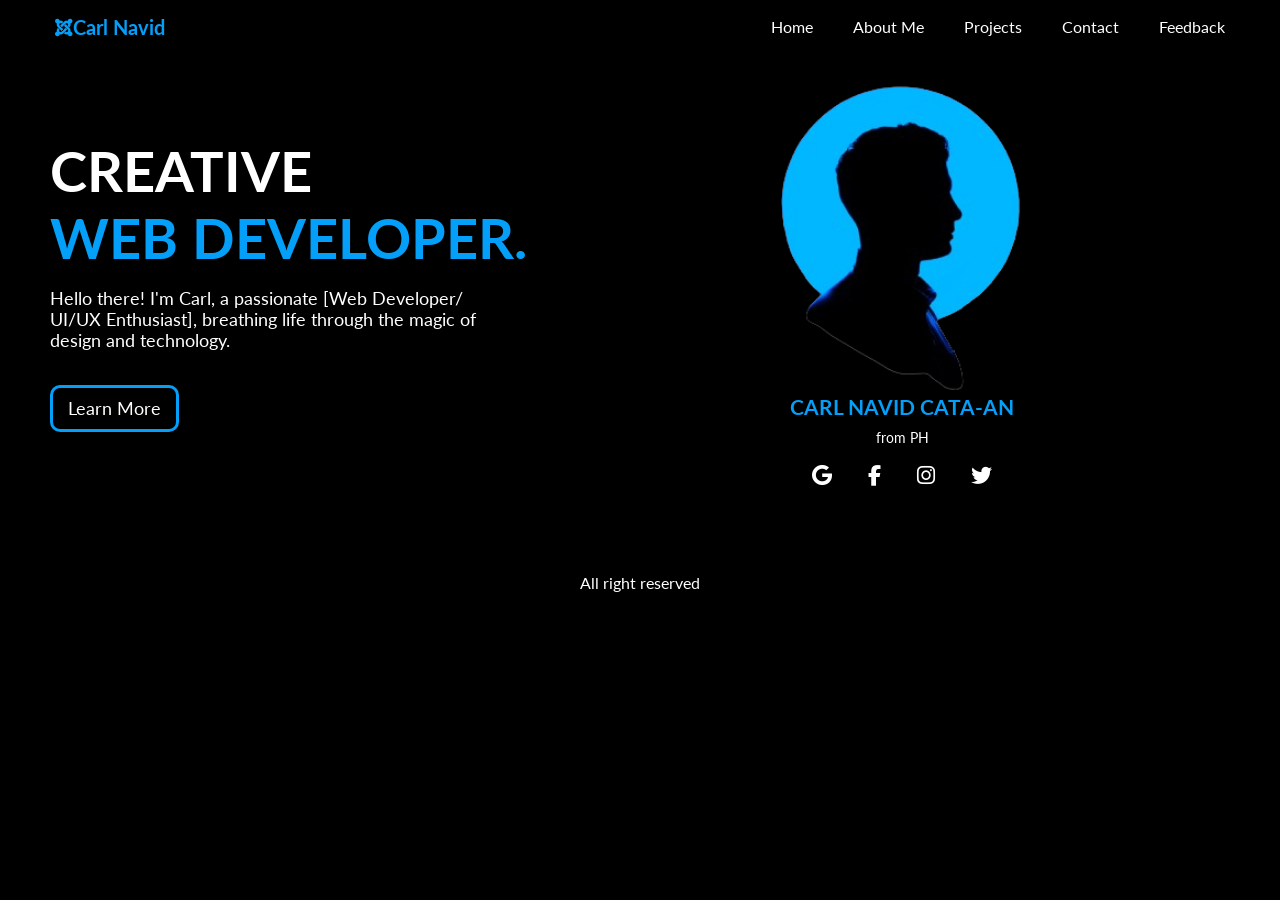
<file: index.html>
<!DOCTYPE html>
<html lang="en">
<head>
    <meta charset="UTF-8">
    <meta name="viewport" content="width=device-width, initial-scale=1.0">
    <title>Portfolio</title>
    <link rel="icon" href="img/bg.png">
    <link rel="stylesheet" href="home.css">
    <link rel="stylesheet" href="https://cdnjs.cloudflare.com/ajax/libs/font-awesome/6.5.1/css/all.min.css">
    <link rel="preconnect" href="https://fonts.googleapis.com">
    <link rel="preconnect" href="https://fonts.gstatic.com" crossorigin>
    <link href="https://fonts.googleapis.com/css2?family=Lato:wght@400;700;900&display=swap" rel="stylesheet">
</head>
<body>
    <header>
        <div class="logo">
            <a href="home.html"><i class="fa-brands fa-joomla"></i>Carl Navid</a>
        </div>
        <nav>
            <ul class="nav-links">
                <li><a href="home.html">Home</a></li>
                <li><a href="about.html">About Me</a></li>
                <li><a href="projects.html">Projects</a></li>
                <li><a href="contacts.html">Contact</a></li>
                <li><a href="feedback.html">Feedback</a></li>
            </ul>
            <div class="burger" onclick="toggleMenu()">
                <i class="fa-solid fa-bars"></i>
            </div>
        </nav>
    </header>
    <div class="container">
        <div class="col-left">
            <h1>CREATIVE <br><span>WEB DEVELOPER.</span></h1><br>
            <p>Hello there! I'm Carl, a passionate [Web Developer/ <br> UI/UX Enthusiast], breathing life through the magic of<br>design and technology.</p>
            <br><br>
            <a href="about.html"><button class="button">Learn More</button></a>
        </div>

        <div class="col-right">
            <div class="content">
                <img src="img/bg.png" id="bg-logo" alt="This is a logo">
                <h2>CARL NAVID CATA-AN</h2>
                <p>from PH</p>
                <div class="logos">
                    <a href="https://mail.google.com/mail/u/0/#inbox"><i class="fa-brands fa-google"></i></a>
                    <a href="https://www.facebook.com/carlnavid.cataan.5"><i class="fa-brands fa-facebook-f"></i></a></i>
                    <a href="https://www.instagram.com/"><i class="fa-brands fa-instagram"></i></a></i>
                    <a href="https://twitter.com/home"><i class="fa-brands fa-twitter"></i></a></i>
                </div>
            </div>
        </div>
    </div>

    <p id="bot">All right reserved</p>
    <script src="burger.js"defer></script>
</body>
</html>
</file>
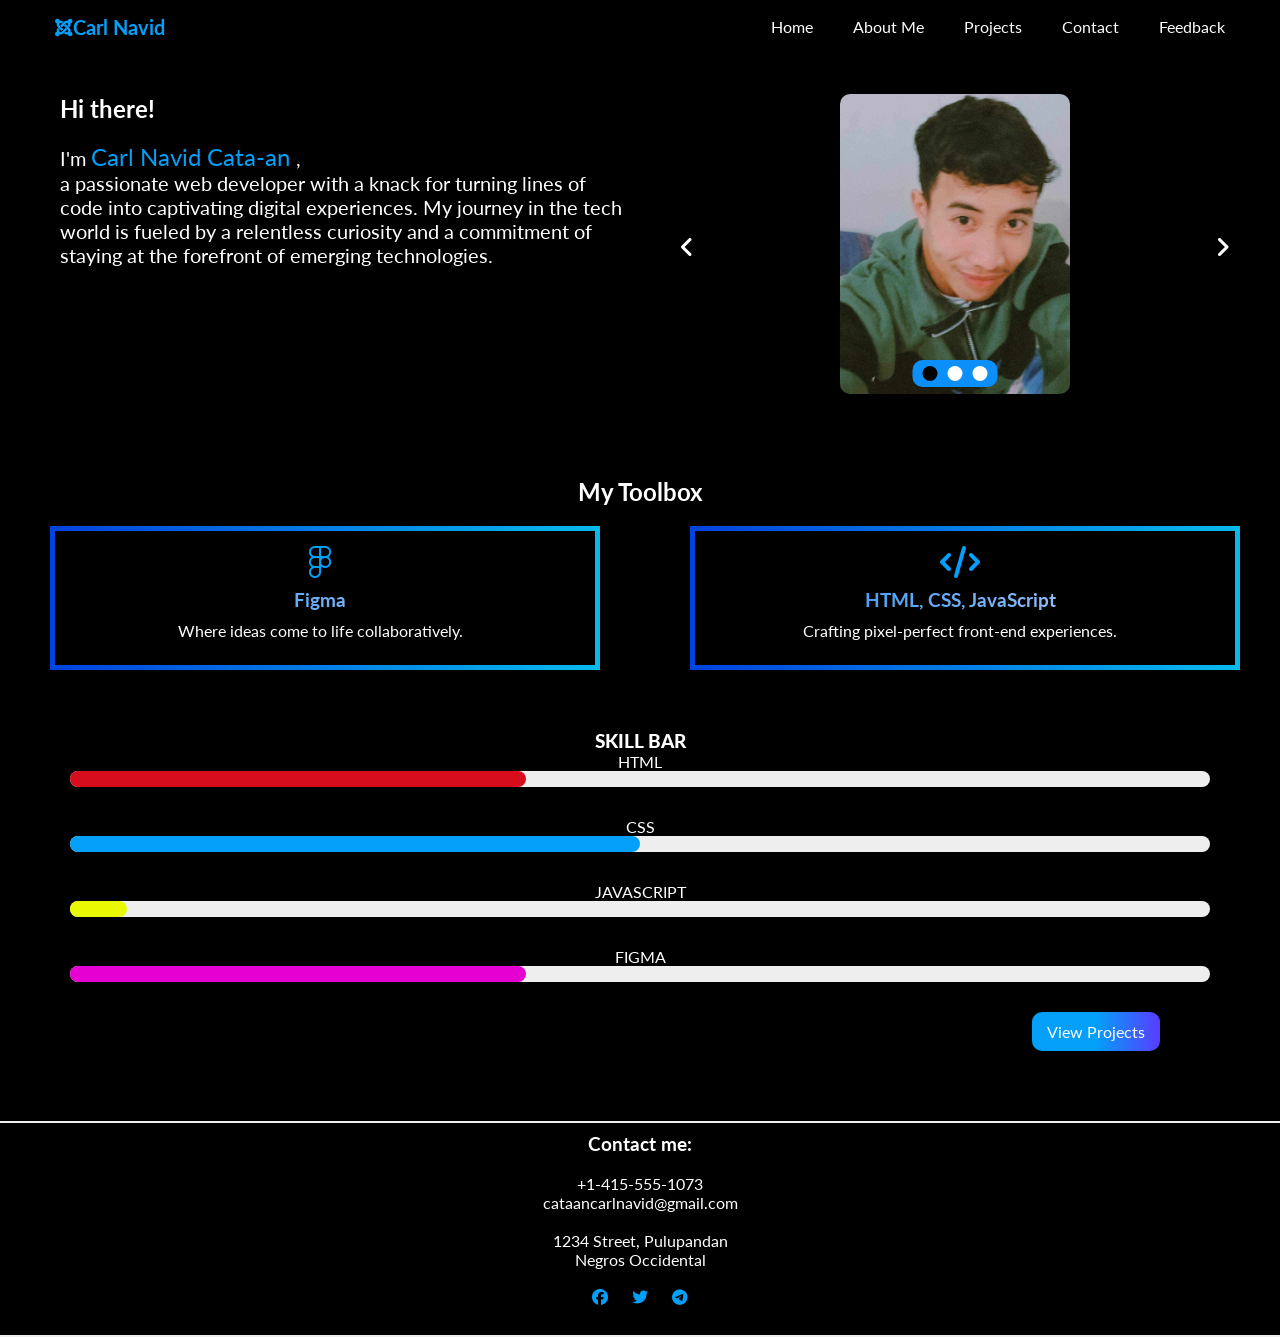
<file: about.html>
<!DOCTYPE html>
<html lang="en">
<head>
    <meta charset="UTF-8">
    <meta name="viewport" content="width=device-width, initial-scale=1.0">
    <title>Portfolio</title>
    <link rel="icon" href="img/bg.png">
    <link rel="stylesheet" href="about.css">
    <link rel="stylesheet" href="https://cdnjs.cloudflare.com/ajax/libs/font-awesome/6.5.1/css/all.min.css">
    <link rel="preconnect" href="https://fonts.googleapis.com">
    <link rel="preconnect" href="https://fonts.gstatic.com" crossorigin>
    <link href="https://fonts.googleapis.com/css2?family=Lato:wght@400;700;900&display=swap" rel="stylesheet">


</head>
<body>
    <header>
        <div class="logo">
            <a href="home.html"><i class="fa-brands fa-joomla"></i>Carl Navid</a>
        </div>
        <nav>
            <ul class="nav-links">
                <li><a href="index.html">Home</a></li>
                <li><a href="about.html">About Me</a></li>
                <li><a href="projects.html">Projects</a></li>
                <li><a href="contacts.html">Contact</a></li>
                <li><a href="feedback.html">Feedback</a></li>
            </ul>
            <div class="burger" onclick="toggleMenu()">
                <i class="fa-solid fa-bars"></i>
            </div>
        </nav>
    </header>


    <div class="container">
        <div class="col-left">
            <h3>Hi there!</h3><br>
            <p>I'm <span>Carl Navid Cata-an </span>,<br> a passionate web developer with a knack for turning lines of code into captivating digital experiences. My journey in the tech world is fueled by a relentless curiosity and a commitment of staying at the forefront of emerging technologies.</p>
        </div>
        <div class="col-right">
            <div class="carousel-container">
                <div class="carousel-slide">
                    <img src="img/pic1.jpg" alt="Image 1">
                </div>
                <div class="carousel-slide">
                    <img src="img/pic2.jpg" alt="Image 2">
                </div>
                <div class="carousel-slide">
                    <img src="img/pic.png" alt="Image 3">
                </div>
        
                <button class="prev" onclick="plusSlides(-1)"><i class="fa-solid fa-angle-left"></i></button>
                <button class="next" onclick="plusSlides(1)"><i class="fa-solid fa-angle-right"></i></button>
        
                <div class="pagination">
                    <span class="dot" onclick="currentSlide(1)"></span>
                    <span class="dot" onclick="currentSlide(2)"></span>
                    <span class="dot" onclick="currentSlide(3)"></span>
                </div>
            </div>
        </div>
    </div>

    <div class="toolbox">
        <h2>My Toolbox</h2>
        <div class="tools">
            <div class="tool fig-tool">
                <i class="fa-brands fa-figma"></i>
                <h3>Figma</h3>
                <p>Where ideas come to life collaboratively.</p>
            </div>
            <div class="tool">
                <i class="fa-solid fa-code"></i>
                <h3>HTML, CSS, JavaScript</h3>
                <p>Crafting pixel-perfect front-end experiences.</p>
            </div>
        </div>
    </div>


    <div class="skillbar">
        <h3>SKILL BAR</h3>
        <div class="bar" id="bar1">
            <label for="html">HTML</label>
            <progress id="html" value="40" max="100">80%</progress>
        </div>
        <div class="bar" id="bar2">
            <label for="css">CSS</label>
            <progress id="css" value="50" max="100">80%</progress>
        </div>

        <div class="bar" id="bar3"> 
            <label for="js">JAVASCRIPT</label>
            <progress id="js" value="5" max="100">80%</progress>
        </div>

        <div class="bar" id="bar4">
            <label for="figma">FIGMA</label>
            <progress id="figma" value="40" max="100">80%</progress>
        </div>
        <a href="projects.html" id="btn" >View Projects</a>
    </div>

    
    <footer class="footer">
        <h3>Contact me:</h3><br>
        <p>+1-415-555-1073</p>
        <p>cataancarlnavid@gmail.com</p><br>
        <p>1234 Street, Pulupandan</p>
        <p>Negros Occidental</p>
        <div class="logo">
            <i class="fa-brands fa-facebook"></i>
            <i class="fa-brands fa-twitter"></i>
            <i class="fa-brands fa-telegram"></i>
        </div>
        
    </footer>
    <script src="burger.js" defer></script>


    <script>
        let currentSlideIndex = 1;
    
        function showSlides(n) {
            let i;
            let slides = document.getElementsByClassName("carousel-slide");
            let dots = document.getElementsByClassName("dot");
    
            if (n > slides.length) {
                currentSlideIndex = 1;
            }
    
            if (n < 1) {
                currentSlideIndex = slides.length;
            }
    
            for (i = 0; i < slides.length; i++) {
                slides[i].style.display = "none";
            }
    
            for (i = 0; i < dots.length; i++) {
                dots[i].className = dots[i].className.replace(" active", "");
            }
    
            slides[currentSlideIndex - 1].style.display = "block";
            dots[currentSlideIndex - 1].className += " active";
        }
    
        function plusSlides(n) {
            showSlides(currentSlideIndex += n);
        }
    
        function currentSlide(n) {
            showSlides(currentSlideIndex = n);
        }
    
        // Automatically slide every 2 seconds
        setInterval(function () {
            plusSlides(1);
        }, 2000);
    
        // Initialize the carousel
        showSlides(currentSlideIndex);
    </script>
    
</body>
</html>
</file>
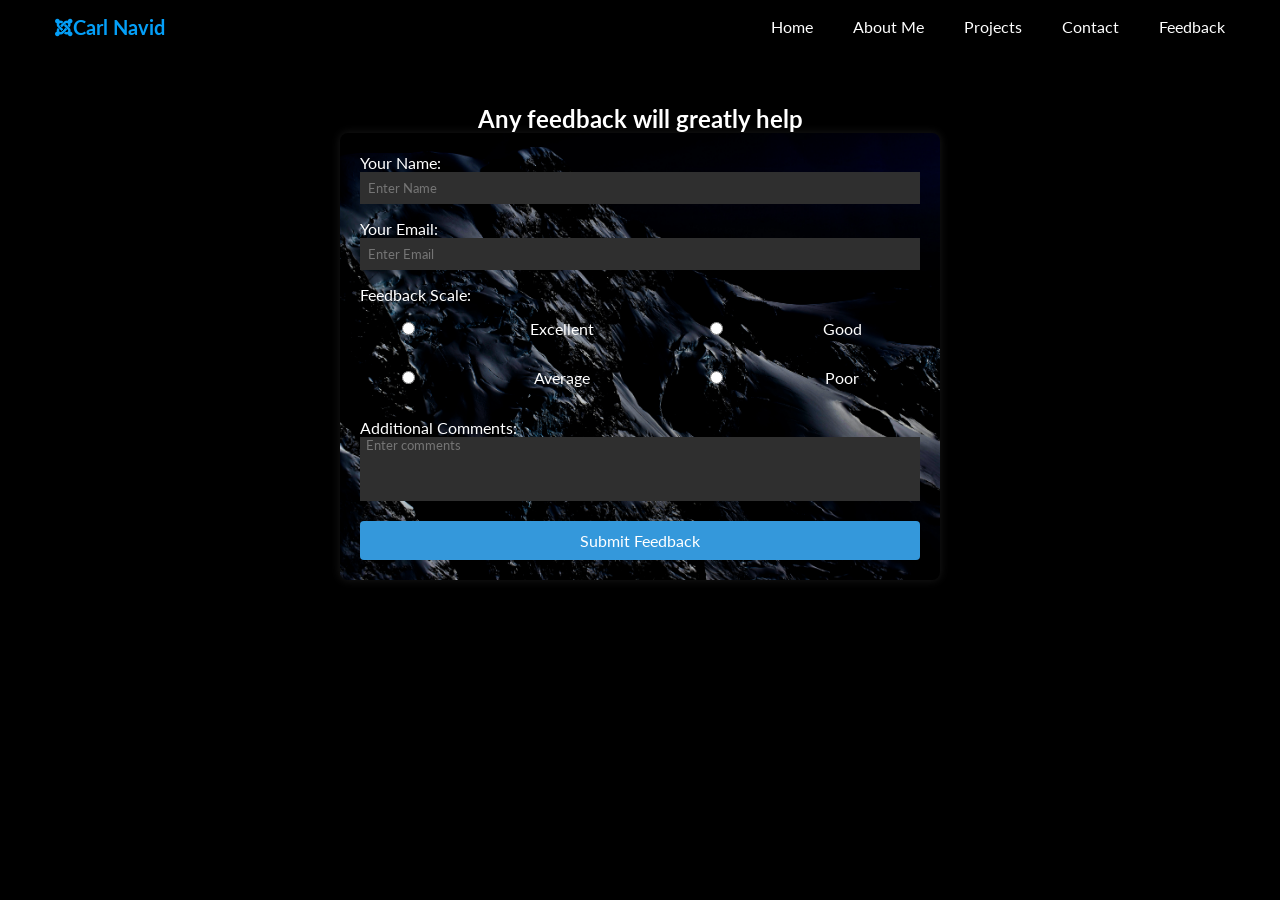
<file: feedback.html>
<!DOCTYPE html>
<html lang="en">
<head>
    <meta charset="UTF-8">
    <meta name="viewport" content="width=device-width, initial-scale=1.0">
    <title>Portfolio</title>
    <link rel="icon" href="img/bg.png">
    <link rel="stylesheet" href="feedback.css">
    <link rel="stylesheet" href="https://cdnjs.cloudflare.com/ajax/libs/font-awesome/6.5.1/css/all.min.css">
    <link rel="preconnect" href="https://fonts.googleapis.com">
    <link rel="preconnect" href="https://fonts.gstatic.com" crossorigin>
    <link href="https://fonts.googleapis.com/css2?family=Lato:wght@400;700;900&display=swap" rel="stylesheet">
</head>
<body>
    <header>
        <div class="logo">
            <a href="home.html"><i class="fa-brands fa-joomla"></i>Carl Navid</a>
        </div>
        <nav>
            <ul class="nav-links">
                <li><a href="index.html">Home</a></li>
                <li><a href="about.html">About Me</a></li>
                <li><a href="projects.html">Projects</a></li>
                <li><a href="contacts.html">Contact</a></li>
                <li><a href="feedback.html">Feedback</a></li>
            </ul>
            <div class="burger" onclick="toggleMenu()">
                <i class="fa-solid fa-bars"></i>
            </div>
        </nav>
    </header>
    <div class="container">
        <h2>Any feedback will greatly help</h2>
        <form action="submit_feedback.php" method="post">
            <label for="name">Your Name:</label>
            <input type="text" id="name" name="name" placeholder="Enter Name">
    
            <label for="email">Your Email:</label>
            <input type="email" id="email" name="email" placeholder="Enter Email">
    
            <label for="feedback">Feedback Scale:</label>
            <table>
                <tr>
                    <td><input type="radio" id="excellent" name="feedback" value="excellent"></td>
                    <td><label for="excellent">Excellent</label></td>
    
                    <td><input type="radio" id="good" name="feedback" value="good"></td>
                    <td><label for="good">Good</label></td>
                </tr>
    
                <tr>
                    <td><input type="radio" id="average" name="feedback" value="average"></td>
                    <td><label for="average">Average</label></td>
    
                    <td><input type="radio" id="poor" name="feedback" value="poor"></td>
                    <td><label for="poor">Poor</label></td>
                </tr>
            </table>
    
            <label for="comments">Additional Comments:</label>
            <textarea id="comments" name="comments" rows="4" placeholder="  Enter comments"></textarea>
    
            <button type="submit">Submit Feedback</button>
        </form>
    </div>



    <script src="burger.js"defer></script>
</body>
</html>
</file>
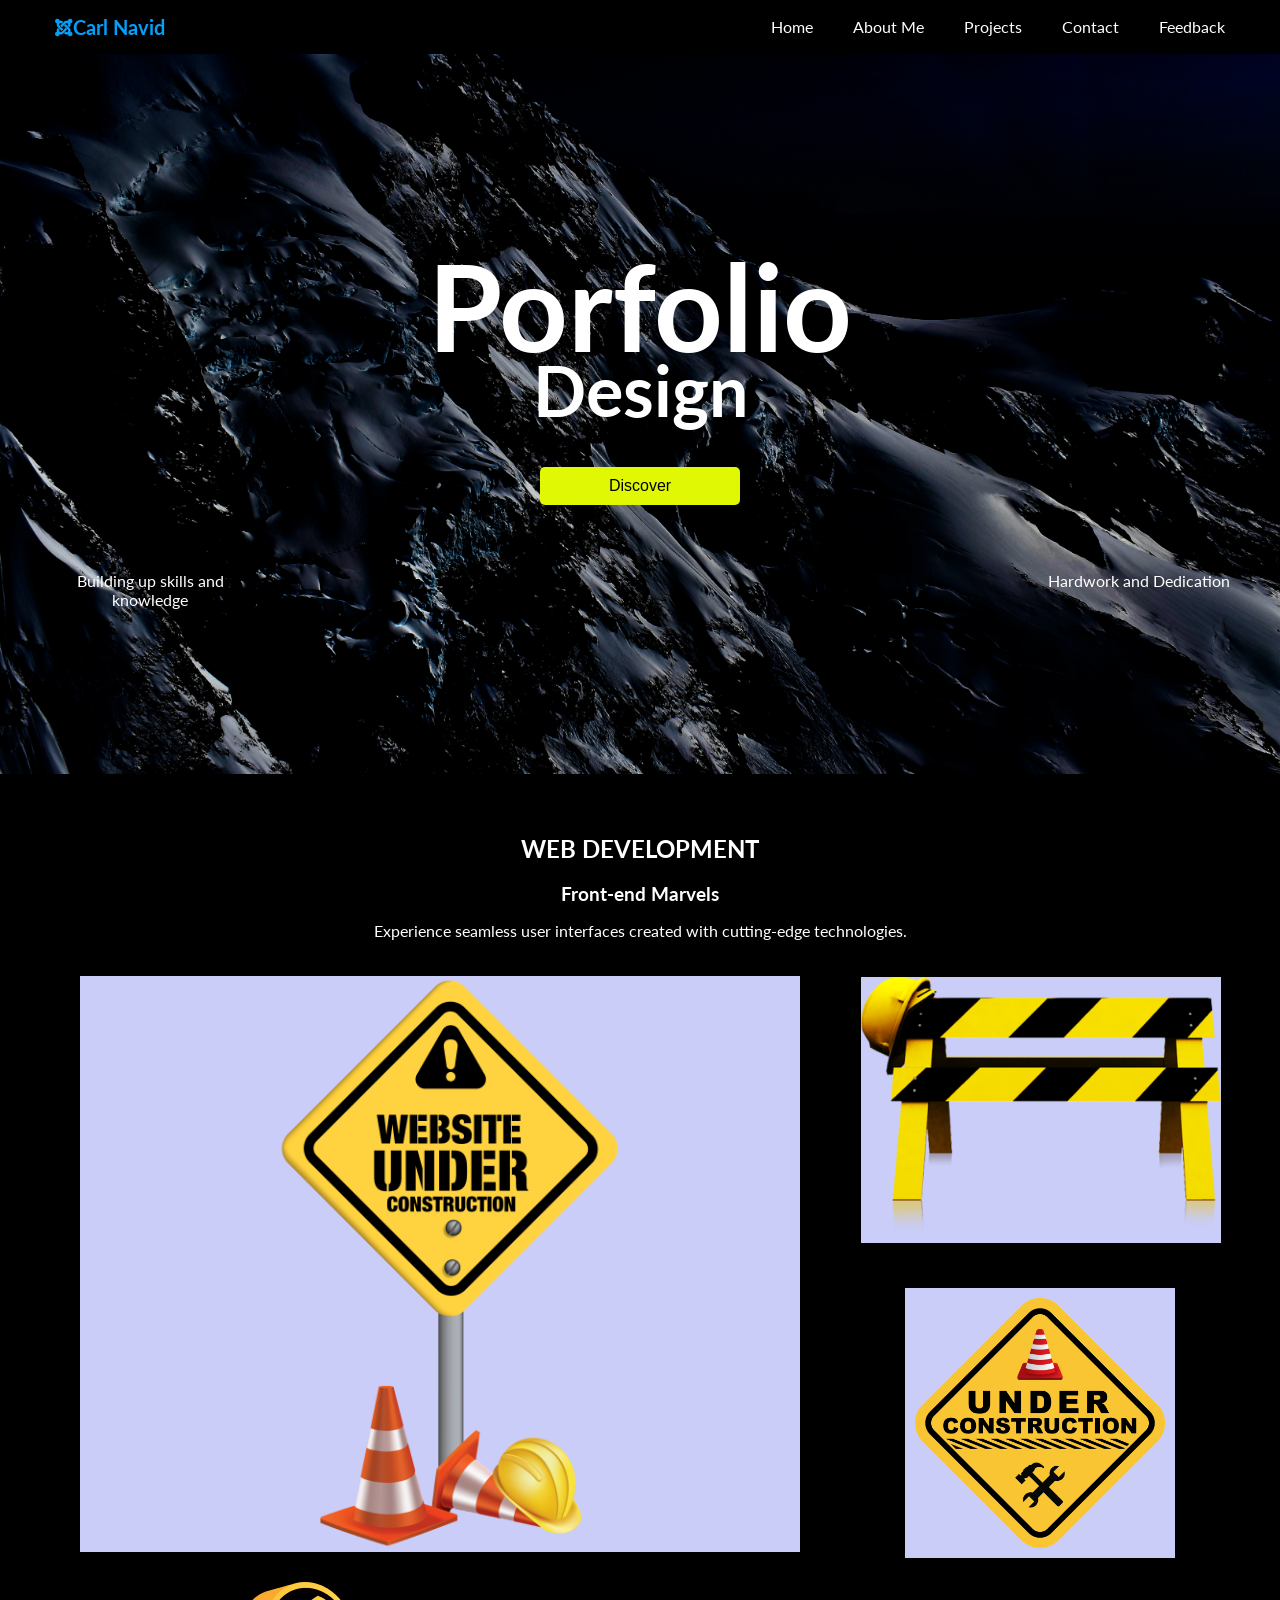
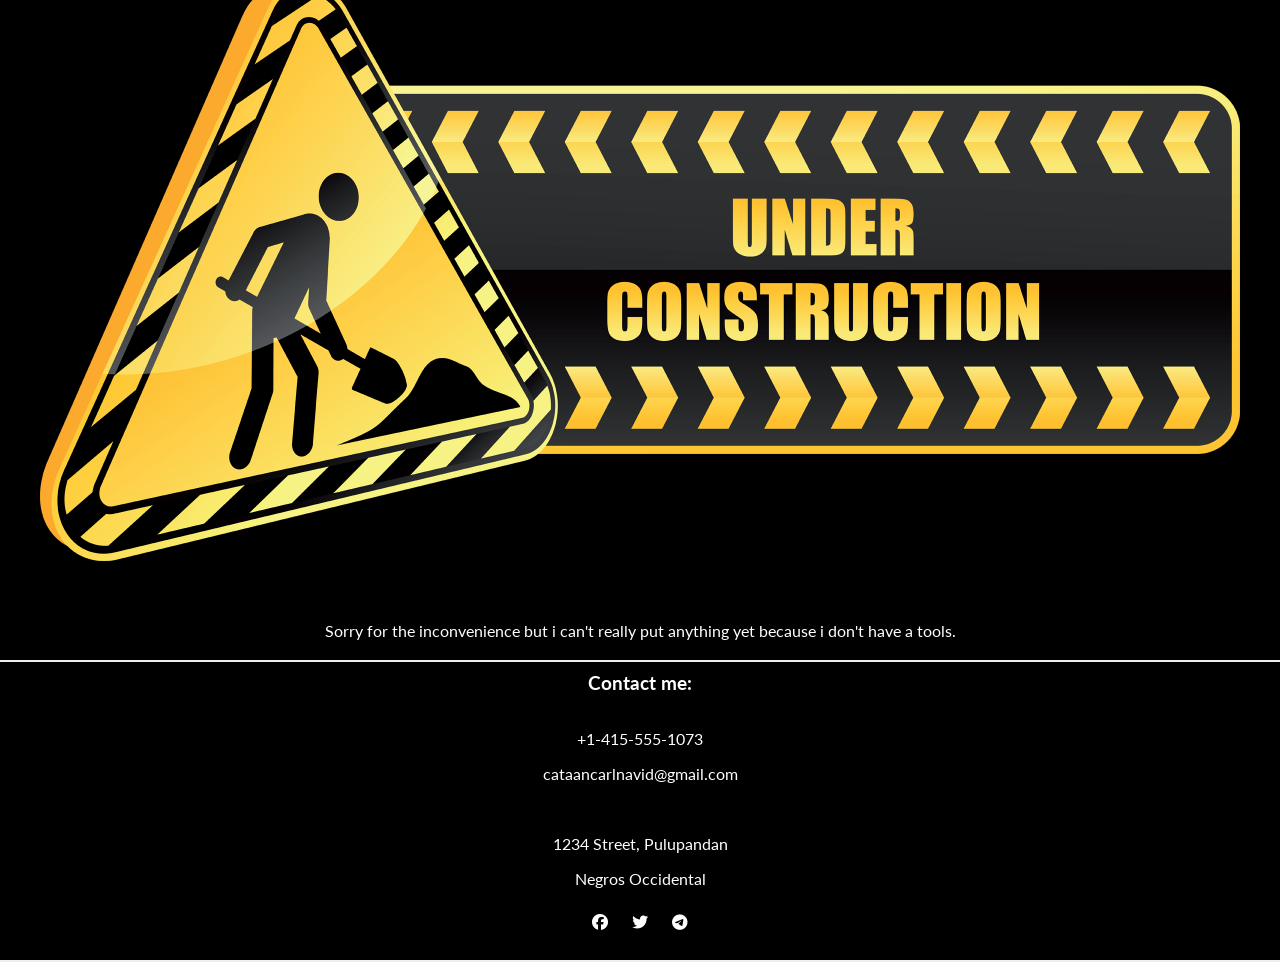
<file: projects.html>
<!DOCTYPE html>
<html lang="en">

<head>
    <meta charset="UTF-8">
    <meta name="viewport" content="width=device-width, initial-scale=1.0">
    <title>Portfolio</title>
    <link rel="icon" href="img/bg.png">
    <link rel="stylesheet" href="projects.css">
    <link rel="stylesheet" href="https://cdnjs.cloudflare.com/ajax/libs/font-awesome/6.5.1/css/all.min.css">
    <link rel="preconnect" href="https://fonts.googleapis.com">
    <link rel="preconnect" href="https://fonts.gstatic.com" crossorigin>
    <link href="https://fonts.googleapis.com/css2?family=Lato:wght@400;700;900&display=swap" rel="stylesheet">
</head>

<body>
    <header>
        <div class="logo">
            <a href="home.html"><i class="fa-brands fa-joomla"></i>Carl Navid</a>
        </div>
        <nav>
            <ul class="nav-links">
                <li><a href="index.html">Home</a></li>
                <li><a href="about.html">About Me</a></li>
                <li><a href="projects.html">Projects</a></li>
                <li><a href="contacts.html">Contact</a></li>
                <li><a href="feedback.html">Feedback</a></li>
            </ul>
            <div class="burger" onclick="toggleMenu()">
                <i class="fa-solid fa-bars"></i>
            </div>
        </nav>
    </header>
    <div class="content">
        <div class="main">
            <h1>Porfolio</h1>
            <h3>Design</h3>
            <button href="#web" class="btn">Discover</button>
        </div>

        <div class="content2">
            <div class="content-left">
                <p>Building up skills and knowledge</p>
            </div>
            <div class="content-right">
                <p>Hardwork and Dedication</p>
            </div>
        </div>
    </div>

    <div class="web" id="web">
        <h2>WEB DEVELOPMENT</h2>
        <div class="web-text">
            <h3>Front-end Marvels</h3>
            <p>Experience seamless user interfaces created with cutting-edge technologies.</p>
            <div class="construction">
                <div class="left">
                    <img src="img/con3.png" alt="construction">
                </div>
                <div class="right">
                    <div class="top">
                        <img src="img/con1.png" alt="construction">
                    </div>
                    <div class="bot">
                        <img src="img/con4.png" alt="construction">
                    </div>
                </div>
            </div>
            <div class="construction2">
                <img src="img/con2.png" alt="Construction">
            </div>
        </div>
    </div>
    <div class="textbot">
        Sorry for the inconvenience but i can't really put anything yet because i don't have a tools.
    </div>


    <footer class="footer">
        <h3>Contact me:</h3><br>
        <p>+1-415-555-1073</p>
        <p>cataancarlnavid@gmail.com</p><br>
        <p>1234 Street, Pulupandan</p>
        <p>Negros Occidental</p>
        <div class="logo">
            <i class="fa-brands fa-facebook"></i>
            <i class="fa-brands fa-twitter"></i>
            <i class="fa-brands fa-telegram"></i>
        </div>
    </footer>
    <script src="burger.js" defer></script>
</body>

</html>
</file>
<file: home.css>
* {
    font-family: 'lato', sans-serif;
    margin: 0;
    padding: 0;
    box-sizing: border-box;
    background-color: #000000;
}

header {
    background-color: #000000;
    color: white;
    padding: 15px;
    display: flex;
    justify-content: space-between;
    align-items: center;
}

.logo a{
    color: #049ff8;
    font-size: 20px;
    font-weight: bold;
    margin-left: 40px;
    text-decoration: none;
}

nav {
    display: flex;
    align-items: center;
}

.nav-links {
    list-style: none;
    display: flex;
    margin: 0;
    padding: 0;
}

.nav-links li {
    margin-right: 40px;
}
.nav-links a {
    text-decoration: none;
    color: white;
}
li{
    border-bottom: 1px solid black;
}
li a:hover{
    color: #049ff8;
    border-bottom: 2px solid #049ff8;
}
nav a.active{
    color: #049ff8;
    border-bottom: 2px solid #049ff8;
}
.burger {
    display: none;
    flex-direction: column;
    cursor: pointer;
}

#bot{
    color: #fff;
    display: flex;
    justify-content: center;
    position: relative;
    top: 50px;

}

@media screen and (max-width: 600px) {
    .nav-links {
        display: none;
        flex-direction: column;
        position: absolute;
        top: 60px;
        left: 0;
        width: 100%;
        background-color: #333;
        text-align: center;
    }
    .nav-links a{
        display: block;
        color: rgb(255, 255, 255);
        background-color: rgb(12, 133, 240);
        border: 2px solid rgb(16, 16, 16);
        padding: 3px;
    }

    .nav-links.show {
        display: flex;
    }

    .burger {
        display: flex;
    }
}

.container{
    display: grid;
    grid-template-columns: 1fr 1fr;
    gap: 20px;
    font-family: 'lato';
    font-size: 14px;
}
.col-left, .col-right{
    padding: 20px;
    color: #fff;
}
.col-left{
    margin-top: 10%;
    margin-left: 30px;
}
.col-left span{
    color: #049ff8;
}
.col-left h1{
    font-size: 3.5rem;
}
.col-left p{
    font-size: 1.1rem;
}

.col-right{
    text-align: center;
    margin-right: 20%;
}
.col-right i {
    padding: 0 10px;
}
.content img {
    max-width: 100%;
    transform: scale(1.1);
    height: auto;
    margin-top: 20px;
}
.content h2{
    color: #049ff8;
    padding: 10px;
}
.logos{
    margin: 20px;
    transform: scale(1.5);
}
.logos a i{
    text-decoration: none;
    color: #fff;
}
.logos a i:hover{
    text-decoration: none;
    color: #049ff8;
    border-bottom: 5px dotted #049ff8;
    transition: 1.3s ease;
}
.button{
    font-size: 1.1rem;
    color: #fff;
    padding: 10px 15px;
    border-radius: 10px;
    border: 3px solid #049ff8;
    cursor: pointer;
}
.button:hover{
    background:linear-gradient(to right, #049ff8, #049ff8,#335ef8);
    transition: 1.8s ease-in-out;
}



@media screen and (max-width: 768px) {
    .container {
        grid-template-columns: 1fr; /* On smaller screens, switch to a single column layout */
    }
    img{
        max-width: 100%;
        height: auto;
        min-width: 0;
    }
    .col-left{
        margin: 0;
    }
}

@media screen and (max-width: 560px) {
    .col-left{
        text-align: center;
        transition: 0.5s ease;
        margin: 0;
    }
    .col-right{
        text-align: center;
        transition: 0.5s ease;
        margin: 0;
    }
    .nav-links a:hover{
        color: #000000;
    }
    .logos{
        margin-top: 20px;
    }
    
}
</file>
<file: about.css>
* {
    font-family: 'lato', sans-serif;
    margin: 0;
    padding: 0;
    box-sizing: border-box;
    background-color: #000000;
    color: white;
}

header {
    background-color: #000000;
    color: white;
    padding: 15px;
    display: flex;
    justify-content: space-between;
    align-items: center;
}

.logo a{
    color: #049ff8;
    font-size: 20px;
    font-weight: bold;
    margin-left: 40px;
    text-decoration: none;
}
.logo i{
    color: #049ff8;
}

nav {
    display: flex;
    align-items: center;
}

.nav-links {
    list-style: none;
    display: flex;
    margin: 0;
    padding: 0;
}

.nav-links li {
    margin-right: 40px;
}

.nav-links a {
    text-decoration: none;
    color: white;
}
li{
    border-bottom: 1px solid black;
}
li a:hover{
    color: #049ff8;
    border-bottom: 2px solid #049ff8;
}
.nav-links a:active {
    color: #049ff8;
    border-bottom: 2px solid #049ff8;
}
.burger {
    display: none; /* Hide the burger menu initially for larger screens */
    flex-direction: column;
    cursor: pointer;
}
img{
    max-width: 200px;
}


.container {
    display: flex;
    padding: 20px;
}

.col-left {
    flex: 1;
    padding: 20px;
    margin-left: 20px;
}

.col-left h3 {
    color: #ffffff;
    font-size: 24px;
}

.col-left p {
    color: #ffffff;
    font-size: 20px;
}
.col-left span{
    color: #049ff8;
    font-size: 1.5rem;
}

.col-right {
    flex: 1;
    padding: 20px;
    text-align: center;
}

.carousel-container {
    position: relative;
    max-width: 100%;
    overflow: hidden;
}

.carousel-slide {
    display: none;
    max-width: 100%;
}

.carousel-slide img {
    max-width: 500px;
    height: 300px;
    border-radius: 10px;
}

.prev, .next {
    position: absolute;
    top: 50%;
    transform: translateY(-50%);
    font-size: 24px;
    cursor: pointer;
    background: none;
    border: none;
    color: #fff;
}

.prev {
    left: 10px;
}

.next {
    right: 10px;
}

.pagination {
    position: absolute;
    bottom: 10px;
    left: 50%;
    transform: translateX(-50%);
    display: flex;
    background-color: #0d8ff9;
    padding: 6px 5px;
    border-radius: 10px;
}

.dot {
    width: 15px;
    height: 15px;
    margin: 0 5px;
    background-color: #4b4b4b;
    border-radius: 50%;
    cursor: pointer;
}
.pagination span{
    background-color: #fff;
}
.dot.active {
    background-color: #020202;
}

.toolbox {
    margin-top: 40px;
    text-align: center;
}

.toolbox h2 {
    color: #ffffff;
}

.tools {
    display: flex;
    justify-content: space-around;
    margin-top: 20px;
}

.tool {
    flex: 1;
    padding: 20px;
    margin: 0 50px;
    background-color: #000000;
    border-radius: 15px;
    transition: transform 0.3s ease-in-out;
    position: relative;
}

.tool:hover {
    transform: scale(1.05);
}

.tool i {
    font-size: 2em;
    margin-bottom: 10px;
    position: relative;
    z-index: 2;
    color: #049ff8;
}
.tool h3 {
    font-size: 1.2em;
    margin-bottom: 10px;
    background: linear-gradient(to right, #0d8ff9, #cacdf7);
    -webkit-background-clip: text;
    background-clip: text;
    color: transparent;
}

.tool p {
    color: #ffffff;
}

.tool::before,
.tool::after {
    content: '';
    position: absolute;
    top: 0;
    left: 0;
    width: 100%;
    height: 100%;
    border: 5px solid transparent;
    border-radius: 10px;
    animation: glowingBorder 2s linear infinite;
    z-index: 1;
}

.tool::before {
    border-image: linear-gradient(to right, #3498db, #0010c4);
    border-image-slice: 1;
}

.tool::after {
    border-image: linear-gradient(to right, #0043de, #06baec);
    border-image-slice: 1;
    animation-delay: 1s; /* Delay for second color */
}

@keyframes glowingBorder {
    0%, 100% {
        box-shadow: 0 0 10px rgba(46, 11, 246, 0.5);
    }
    50% {
        box-shadow: 0 0 20px rgba(4, 238, 255, 0.9);
    }
}




.skillbar{
    text-align: center;
    padding: 70px;
}
.skillbar h3{
    font-weight: 900;
}
.bar{
    display: flex;
    flex-direction: column;
}
progress{
    width: 100%;
    margin-bottom: 30px;
    color: #000000;
}
progress#html::-webkit-progress-bar {
    background-color: #eee; 
    border-radius: 15px; 
}
progress#html::-webkit-progress-value {
    background-color: #d70c1d; 
    border-radius:15px; 
}



progress#css::-webkit-progress-bar {
    background-color: #eee; 
    border-radius: 15px;
}
progress#css::-webkit-progress-value {
    background-color: #049ff8; 
    border-radius: 15px;
}



progress#js::-webkit-progress-bar {
    background-color: #eee; 
    border-radius: 15px;
}
progress#js::-webkit-progress-value {
    background-color: #e8f902;
    border-radius: 15px;
}



progress#figma::-webkit-progress-bar {
    background-color: #eee; 
    border-radius: 15px; 
}
progress#figma::-webkit-progress-value {
    background-color: #e401d1; 
    border-radius: 15px; 
}

#btn{
    text-decoration: none;
    color: #ffffff;
    display: inline-block;
    margin-left: 80%;
    padding: 10px 15px;
    background:linear-gradient(to right, #049ff8, #049ff8, #593cff);
    border-radius: 10px;
}
footer{
    text-align: center;
    padding: 10px;
    border-top:2px solid #eee;
    border-bottom:2px solid #eee;
}
footer .logo{
    margin: 10px;
}
footer i{
    padding: 10px;
}

@media screen and (max-width: 768px) {
    .nav-links {
        display: none;
        flex-direction: column;
        position: absolute;
        top: 60px;
        left: 0;
        width: 100%;
        background-color: #333;
        text-align: center;
    }
    .nav-links a{
        display: block;
        color: rgb(255, 255, 255);
        background-color: rgb(12, 133, 240);
        border: 2px solid rgb(16, 16, 16);
        padding: 3px;
    }

    .nav-links.show {
        display: flex;
    }

    .burger {
        display: flex;
    }

    .col-left,
    .col-right {
        padding: 10px; 
    }

    .carousel-container {
        max-width: 100%; 
    }

    .carousel-slide img {
        width: 100%; 
    }

    .toolbox .tool {
        margin: 0 20px; 
    }

    .skillbar {
        padding: 20px; 
    }

    progress {
        margin-bottom: 15px; 
    }

    #btn {
        margin-left: 50%; 
    }

    .burger {
        display: flex;
    }
    .container{
        display: grid;
        grid-template-columns: 1fr;
    }
    .col-right{
        padding: 50px;
    }
    .col-left p{
        font-size: 16px;
    }
}

@media screen and (max-width: 560px) {
    .nav-links li {
        margin-right: 10px;
    }

    #btn {
        margin-right: 10%;
    }
}
</file>
<file: feedback.css>
* {
    font-family: 'lato', sans-serif;
    margin: 0;
    padding: 0;
    box-sizing: border-box;
    color: white;
}
body{
    background-color: #000000;
}

header {
    background-color: #000000;
    color: white;
    padding: 15px;
    display: flex;
    justify-content: space-between;
    align-items: center;
}

.logo a{
    color: #049ff8;
    font-size: 20px;
    font-weight: bold;
    margin-left: 40px;
    text-decoration: none;
}
.logo i{
    color: #049ff8;
}

nav {
    display: flex;
    align-items: center;
}

.nav-links {
    list-style: none;
    display: flex;
    margin: 0;
    padding: 0;
}

.nav-links li {
    margin-right: 40px;
}
.nav-links a {
    text-decoration: none;
    color: white;
}
li{
    border-bottom: 1px solid black;
}
li a:hover{
    color: #049ff8;
    border-bottom: 2px solid #049ff8;
}
.nav-links a:active {
    color: #049ff8;
    border-bottom: 2px solid #049ff8;
}
.burger {
    display: none;
    flex-direction: column;
    cursor: pointer;
}
.container form{
    max-width: 600px;
    margin: 0 auto;
    padding: 20px;
    background-color: #fff;
    border-radius: 8px;
    box-shadow: 0 0 10px rgba(255, 255, 255, 0.1);
}

header h1 {
    color: #3498db;
}

form {
    display: flex;
    flex-direction: column;
    background: url(img/bgproject.jpg) no-repeat;
    background-size: cover;
    background-position: center;
    box-shadow: 0 5 10px rgba(255, 252, 252, 0.1);

}
h2{
    text-align: center;
    margin-top: 50px;
}

table {
    width: 100%;
    margin-bottom: 16px;
    border-collapse: collapse;
}
input{
    padding: 8px;
    margin-bottom: 15px;
    outline: none;
    background-color: #2f2f2f;
    border: none;
}
th, td {
    padding: 15px;
    text-align: center;
}
input[type=radio]{
    margin-bottom: -10px;
}

button {
    background-color: #3498db;
    color: #fff;
    padding: 10px 15px;
    border: none;
    cursor: pointer;
    font-size: 16px;
    border-radius: 4px;
}
textarea{
    resize: none;
    margin-bottom: 20px;
    outline: none;
    background-color: #2f2f2f;
    border: none;
}


button:hover {
    background-color: #2980b9;
}
@media screen and (max-width: 600px) {
    .nav-links {
        display: none;
        flex-direction: column;
        position: absolute;
        top: 60px;
        left: 0;
        width: 100%;
        background-color: #333;
        text-align: center;
    }
    .nav-links a{
        display: block;
        color: rgb(255, 255, 255);
        background-color: rgb(12, 133, 240);
        border: 2px solid rgb(16, 16, 16);
        padding: 3px;
    }

    .nav-links.show {
        display: flex;
    }

    .burger {
        display: flex;
    }
}





@media screen and (max-width: 768px) {
    .container {
        grid-template-columns: 1fr; 
    }
    img{
        max-width: 100%;
        height: auto;
        min-width: 0;
    }
    .col-left{
        margin: 0;
    }
}

@media screen and (max-width: 560px) {
    .col-left{
        text-align: center;
        transition: 0.5s ease;
        margin: 0;
    }
    .col-right{
        text-align: center;
        transition: 0.5s ease;
        margin: 0;
    }
    .nav-links a:hover{
        color: #000000;
    }
    .logos{
        margin-top: 20px;
    }
    
}
</file>
<file: projects.css>
body {
    font-family: 'lato', sans-serif;
    margin: 0;
    padding: 0;
    box-sizing: border-box;
    background-color: #000000;
    color: white;
}

header {
    background-color: #000000;
    color: white;
    padding: 15px;
    display: flex;
    justify-content: space-between;
    align-items: center;
}

.logo a {
    color: #049ff8;
    font-size: 20px;
    font-weight: bold;
    margin-left: 40px;
    text-decoration: none;
}

nav {
    display: flex;
    align-items: center;
}

.nav-links {
    list-style: none;
    display: flex;
    margin: 0;
    padding: 0;
}

.nav-links li {
    margin-right: 40px;
}

.nav-links a {
    text-decoration: none;
    color: white;
}

li {
    border-bottom: 1px solid black;
}

li a:hover {
    color: #049ff8;
    border-bottom: 2px solid #049ff8;
}

.nav-links a:active {
    color: #049ff8;
    border-bottom: 2px solid #049ff8;
}

.burger {
    display: none;
    flex-direction: column;
    cursor: pointer;
}

.content{
    background: url(img/bgproject.jpg) no-repeat;
    background-size: cover;
    background-position: center;
    height: 80vh;
    text-align: center;
    color: #ffffff;
    display: flex;
    justify-content:center;
    flex-direction: column;
}
.main{
    font-size: 60px;
    padding: 0;
    margin: 0;
}
.content h1{
    margin-bottom: 50px;
    margin-bottom: -30px;
}

h3 {
    margin-bottom: 50px;
    margin: 0;
}

.btn {
    width: 200px;
    background-color: #e0f804;
    color: #000000;
    padding: 10px 20px;
    border: none;
    border-radius: 5px;
    cursor: pointer;
    font-size: 1rem;
    margin: 0 auto;
}
.content2{
    display: flex;
    justify-content: space-between;
}
.content-left{
    display: flex;
    justify-content: start;
    width: 200px;
    color:#fff;
    padding: 50px;
}
.content-right{
    display: flex;
    justify-content: end;
    flex-direction: row;
    width: 200px;
    color:#fff;
    padding: 50px;
}
.construction{
    display: grid;
    grid-template-columns: 2fr 1fr;
}
.construction .left img{
    max-width: 90%;
    background-color: #cacdf7;
}
.construction .right img{
    border: 1px solid #000;
    background-color: #cacdf7;
}
.construction img{
    max-width: 90%;
    margin: 20px;
}
.right .bot img{
    max-width: 250px;
    padding: 10px;
}
.construction2{
    display: grid;
    width: 100%;
}
.construction2 img{
    max-width: 100%;
}
.textbot{
    text-align: center;
    padding: 20px;
}

.web {
    text-align: center;
    padding: 40px;
}

.web h5 {
    color: #ffffff;
}

.top h6,
.top p {
    color: #ffffff;
}

.bot {
    display: block;
    justify-content: center;
}
.bot-content{
    max-width: 700px;
    background: linear-gradient(to right, #0d8ff9, #cacdf7);
    height: 400px;
}
.img {
    margin-top: 20px;
}

.img img {
    max-width: 500px;
    height: auto;
    position: absolute;
}

.footer {
    text-align: center;
    padding: 10px;
    border-top: 2px solid #eee;
    border-bottom: 2px solid #eee;
}

.footer .logo {
    margin: 10px;
}

.footer i {
    padding: 10px;
}

@media screen and (max-width: 600px) {
    .nav-links {
        display: none;
        flex-direction: column;
        position: absolute;
        top: 60px;
        left: 0;
        width: 100%;
        background-color: #333;
        text-align: center;
    }
    .nav-links a{
        display: block;
        color: rgb(255, 255, 255);
        background-color: rgb(12, 133, 240);
        border: 2px solid rgb(16, 16, 16);
        padding: 3px;
    }

    .nav-links.show {
        display: flex;
    }

    .burger {
        display: flex;
    }
    .content{
        margin-top: 70px;
    }
    .content h1{
        transition: 0.5s ease;
    }
    .content h3{
        transition: 0.5s ease;
    }
    
    .btn{
        margin-top: 30px;
    }
    .construction{
        display: grid;
        grid-template-columns: 1fr;
    }
}
</file>
